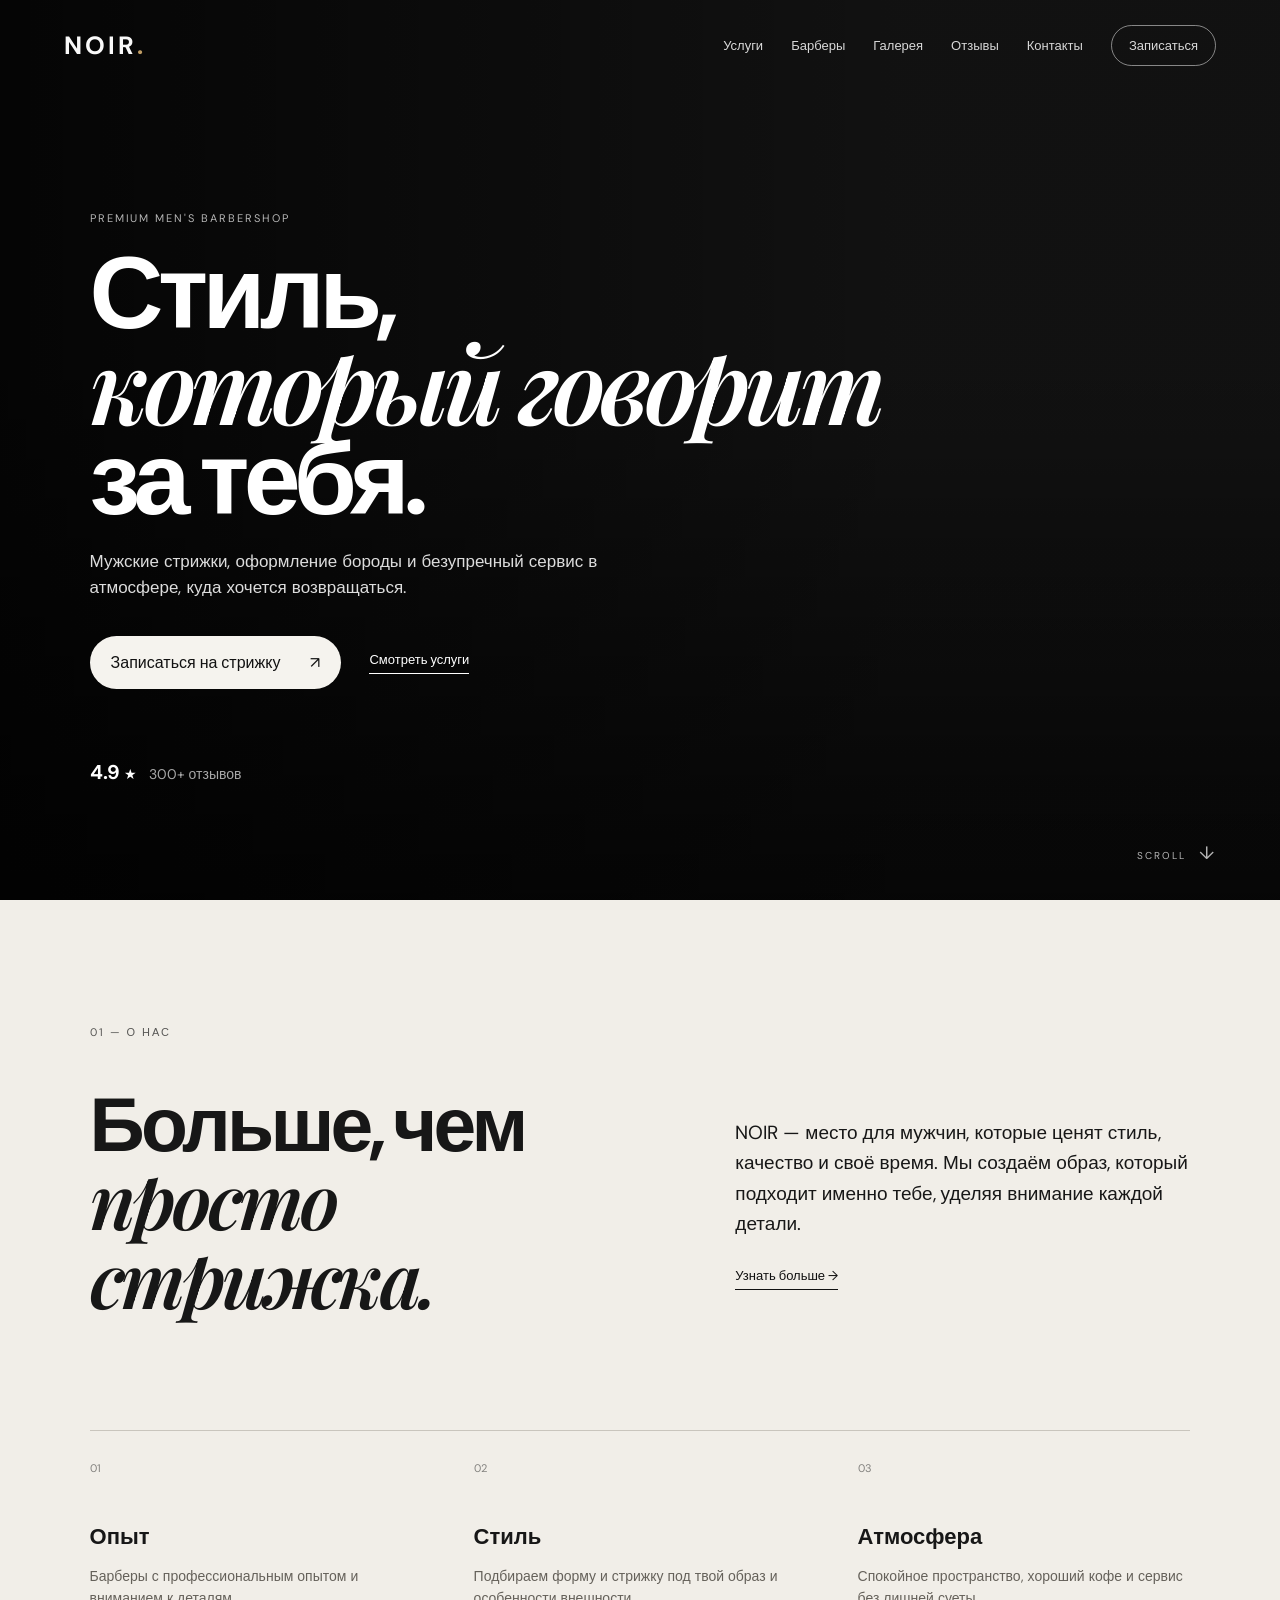
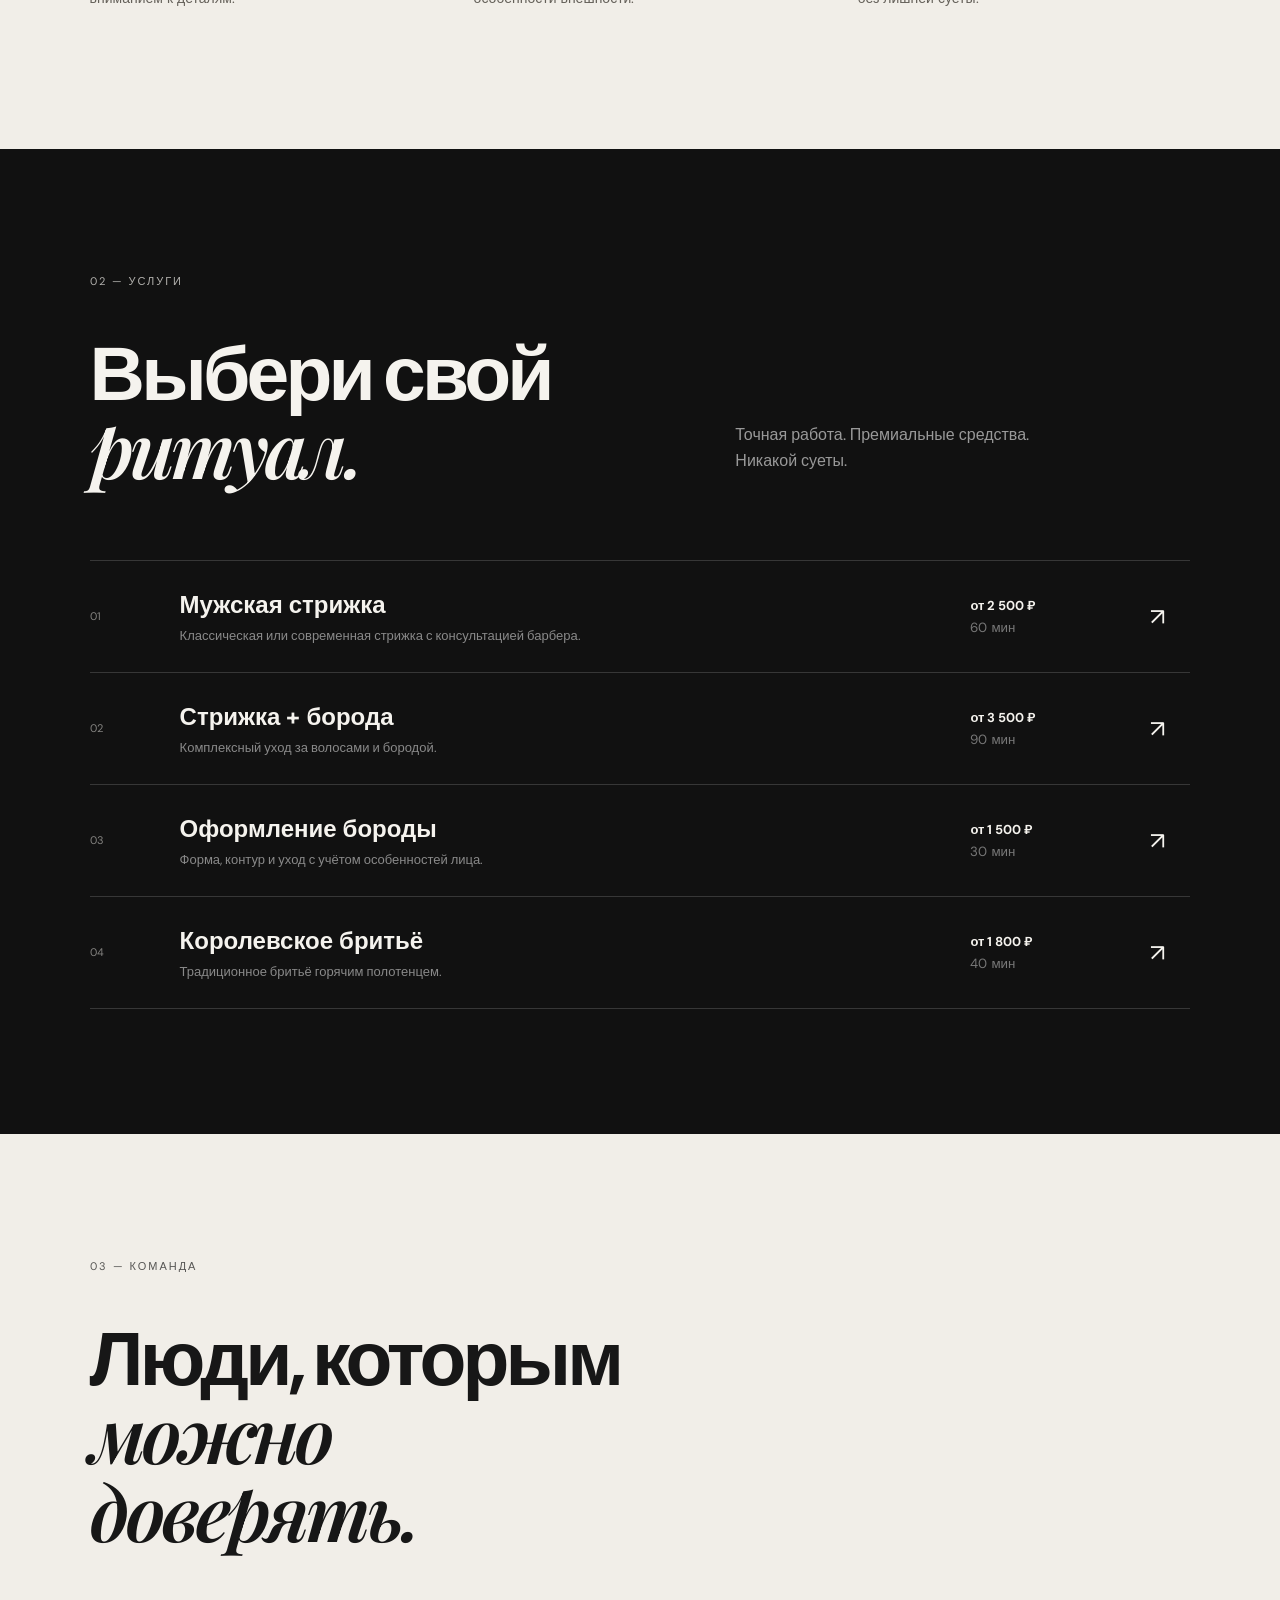
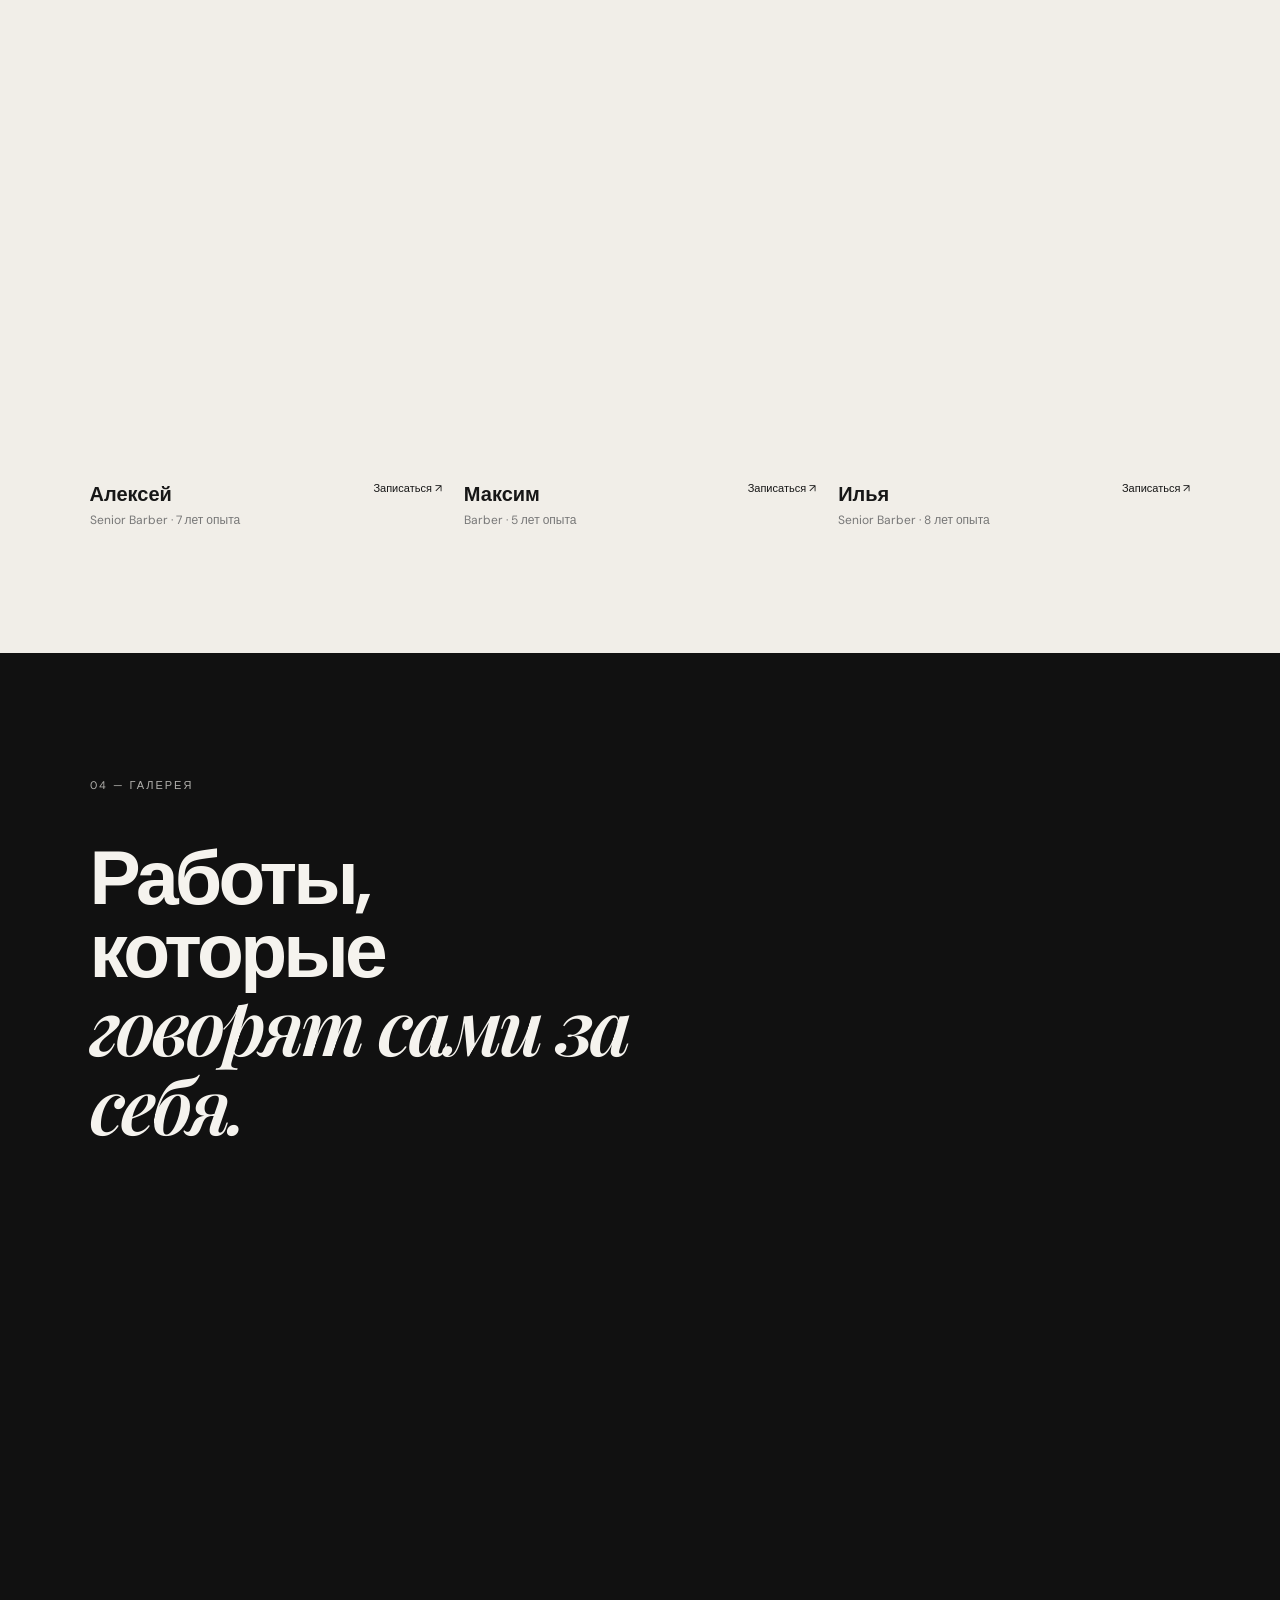
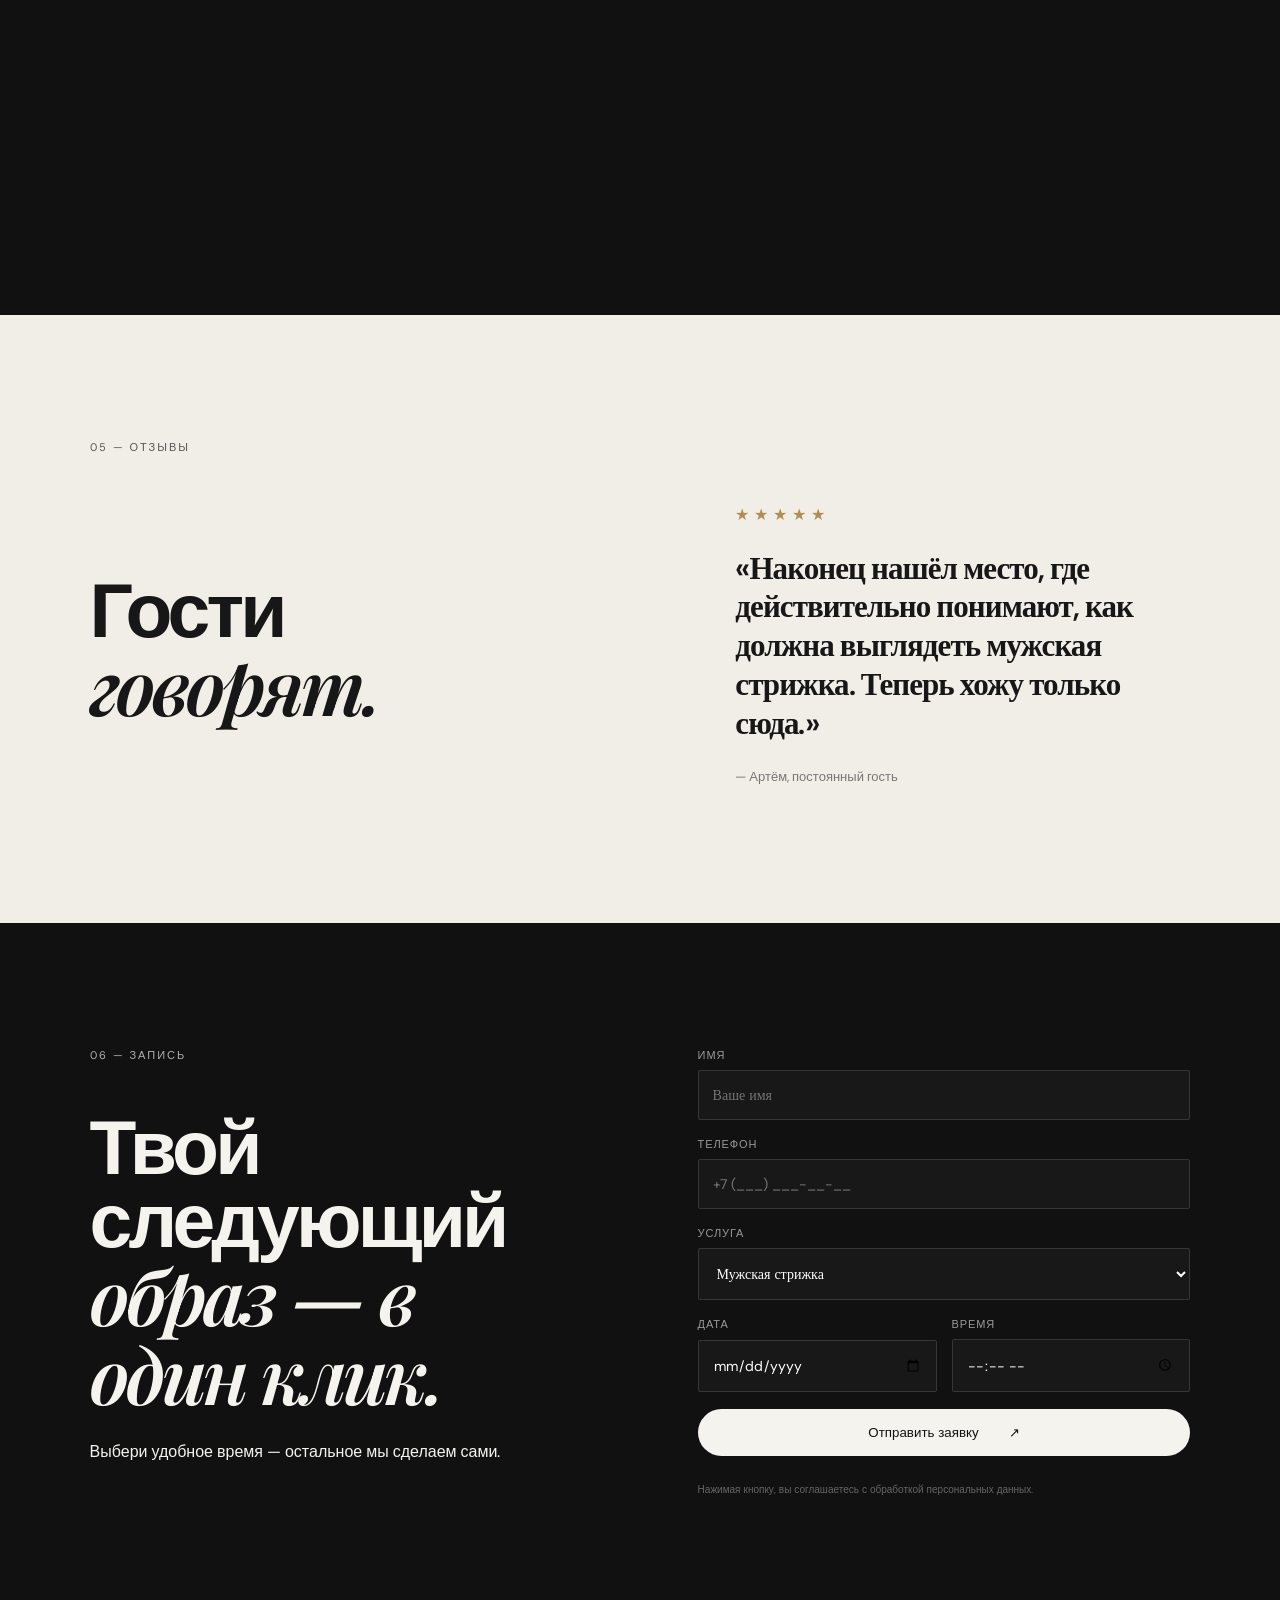
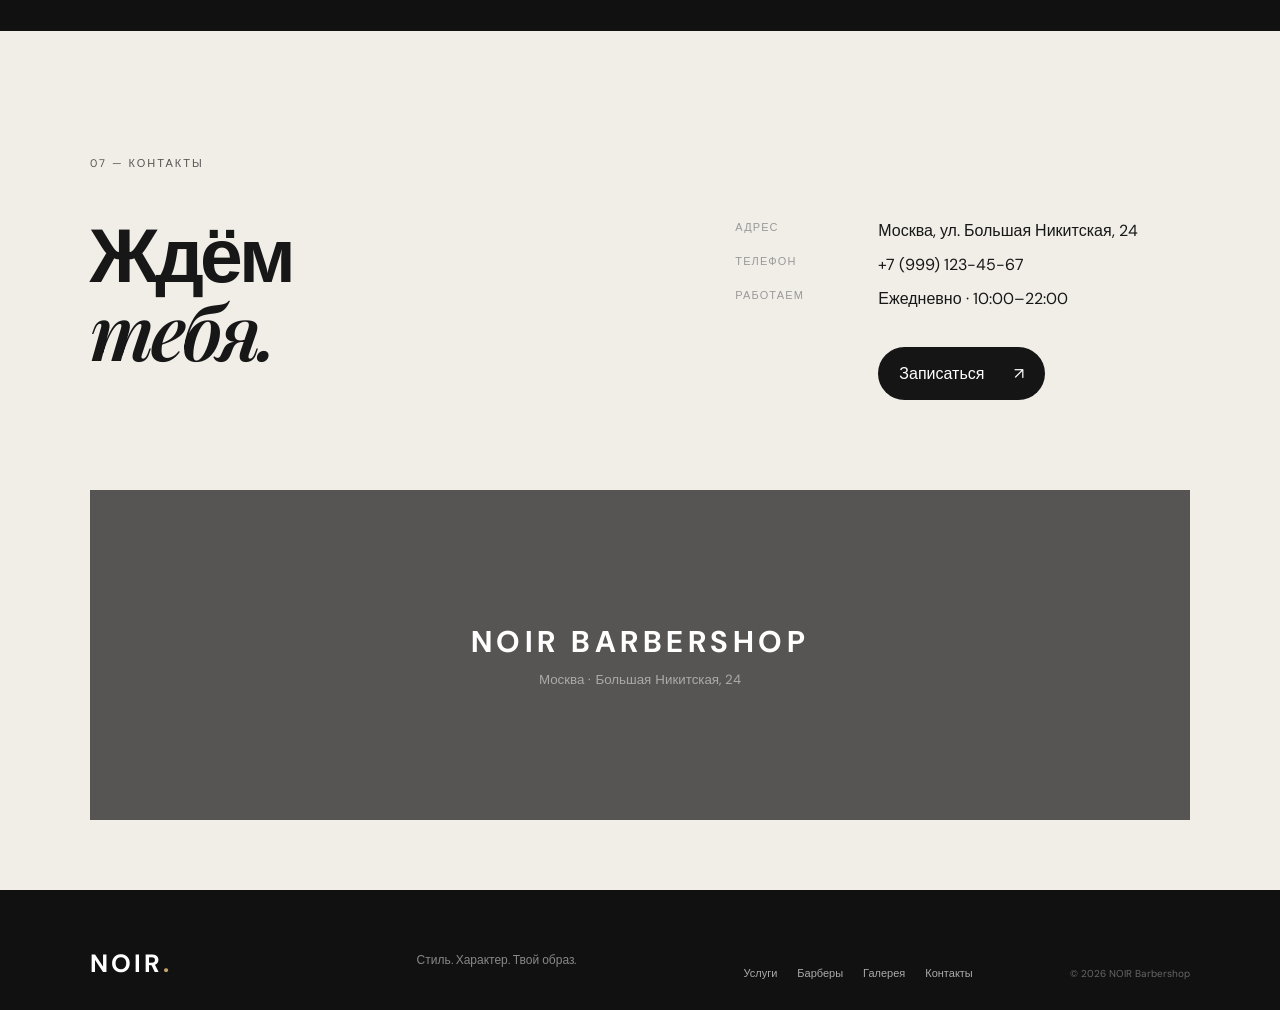
<file: index.html>
<!doctype html>
<html lang="ru">
<head>
  <meta charset="UTF-8">
  <meta name="viewport" content="width=device-width, initial-scale=1.0">
  <meta name="description" content="NOIR Barbershop — мужские стрижки, оформление бороды и премиальный сервис.">
  <title>NOIR Barbershop — Стиль. Характер. Твой образ.</title>
  <link rel="preconnect" href="https://fonts.googleapis.com">
  <link rel="preconnect" href="https://fonts.gstatic.com" crossorigin>
  <link href="https://fonts.googleapis.com/css2?family=DM+Sans:wght@400;500;600;700&family=Playfair+Display:wght@600;700&display=swap" rel="stylesheet">
  <link rel="stylesheet" href="style.css">
</head>
<body>
  <header class="header" id="header">
    <a class="logo" href="#top">NOIR<span>.</span></a>
    <nav class="nav" id="nav">
      <a href="#services">Услуги</a>
      <a href="#barbers">Барберы</a>
      <a href="#gallery">Галерея</a>
      <a href="#reviews">Отзывы</a>
      <a href="#contacts">Контакты</a>
      <a class="nav-book" href="#booking">Записаться</a>
    </nav>
    <button class="menu" id="menu" aria-label="Открыть меню"><span></span><span></span></button>
  </header>

  <main id="top">
    <section class="hero">
      <div class="hero-bg"></div>
      <div class="hero-overlay"></div>
      <div class="hero-content reveal">
        <p class="eyebrow">PREMIUM MEN'S BARBERSHOP</p>
        <h1>Стиль,<br><em>который говорит</em><br>за тебя.</h1>
        <p class="hero-text">Мужские стрижки, оформление бороды и безупречный сервис в атмосфере, куда хочется возвращаться.</p>
        <div class="actions">
          <a class="btn btn-light" href="#booking">Записаться на стрижку <span>↗</span></a>
          <a class="text-link" href="#services">Смотреть услуги</a>
        </div>
        <div class="rating"><strong>4.9</strong> ★ <span>300+ отзывов</span></div>
      </div>
      <div class="hero-scroll">SCROLL <span>↓</span></div>
    </section>

    <section class="intro section">
      <div class="section-label">01 — О нас</div>
      <div class="intro-grid">
        <div>
          <h2>Больше, чем<br><em>просто стрижка.</em></h2>
        </div>
        <div class="intro-copy">
          <p>NOIR — место для мужчин, которые ценят стиль, качество и своё время. Мы создаём образ, который подходит именно тебе, уделяя внимание каждой детали.</p>
          <a class="text-link dark" href="#booking">Узнать больше <span>→</span></a>
        </div>
      </div>
      <div class="values">
        <article><span>01</span><h3>Опыт</h3><p>Барберы с профессиональным опытом и вниманием к деталям.</p></article>
        <article><span>02</span><h3>Стиль</h3><p>Подбираем форму и стрижку под твой образ и особенности внешности.</p></article>
        <article><span>03</span><h3>Атмосфера</h3><p>Спокойное пространство, хороший кофе и сервис без лишней суеты.</p></article>
      </div>
    </section>

    <section class="services section dark-section" id="services">
      <div class="section-label">02 — Услуги</div>
      <div class="section-head"><h2>Выбери свой<br><em>ритуал.</em></h2><p>Точная работа. Премиальные средства. Никакой суеты.</p></div>
      <div class="service-list">
        <article class="service"><span class="num">01</span><div><h3>Мужская стрижка</h3><p>Классическая или современная стрижка с консультацией барбера.</p></div><div class="service-meta"><b>от 2 500 ₽</b><small>60 мин</small></div><a href="#booking">↗</a></article>
        <article class="service"><span class="num">02</span><div><h3>Стрижка + борода</h3><p>Комплексный уход за волосами и бородой.</p></div><div class="service-meta"><b>от 3 500 ₽</b><small>90 мин</small></div><a href="#booking">↗</a></article>
        <article class="service"><span class="num">03</span><div><h3>Оформление бороды</h3><p>Форма, контур и уход с учётом особенностей лица.</p></div><div class="service-meta"><b>от 1 500 ₽</b><small>30 мин</small></div><a href="#booking">↗</a></article>
        <article class="service"><span class="num">04</span><div><h3>Королевское бритьё</h3><p>Традиционное бритьё горячим полотенцем.</p></div><div class="service-meta"><b>от 1 800 ₽</b><small>40 мин</small></div><a href="#booking">↗</a></article>
      </div>
    </section>

    <section class="barbers section" id="barbers">
      <div class="section-label">03 — Команда</div>
      <div class="section-head"><h2>Люди, которым<br><em>можно доверять.</em></h2></div>
      <div class="barber-grid">
        <article class="barber"><div class="portrait p1"></div><div class="barber-info"><div><h3>Алексей</h3><p>Senior Barber · 7 лет опыта</p></div><a href="#booking">Записаться ↗</a></div></article>
        <article class="barber"><div class="portrait p2"></div><div class="barber-info"><div><h3>Максим</h3><p>Barber · 5 лет опыта</p></div><a href="#booking">Записаться ↗</a></div></article>
        <article class="barber"><div class="portrait p3"></div><div class="barber-info"><div><h3>Илья</h3><p>Senior Barber · 8 лет опыта</p></div><a href="#booking">Записаться ↗</a></div></article>
      </div>
    </section>

    <section class="gallery dark-section section" id="gallery">
      <div class="section-label">04 — Галерея</div>
      <div class="section-head"><h2>Работы, которые<br><em>говорят сами за себя.</em></h2></div>
      <div class="gallery-grid">
        <div class="gallery-item g1"></div><div class="gallery-item g2"></div><div class="gallery-item g3"></div>
        <div class="gallery-item g4"></div><div class="gallery-item g5"></div>
      </div>
    </section>

    <section class="reviews section" id="reviews">
      <div class="section-label">05 — Отзывы</div>
      <div class="review-layout">
        <h2>Гости<br><em>говорят.</em></h2>
        <div class="review-card">
          <div class="stars">★★★★★</div>
          <blockquote>«Наконец нашёл место, где действительно понимают, как должна выглядеть мужская стрижка. Теперь хожу только сюда.»</blockquote>
          <p>— Артём, постоянный гость</p>
        </div>
      </div>
    </section>

    <section class="booking section dark-section" id="booking">
      <div class="booking-grid">
        <div>
          <div class="section-label">06 — Запись</div>
          <h2>Твой следующий<br><em>образ — в один клик.</em></h2>
          <p>Выбери удобное время — остальное мы сделаем сами.</p>
        </div>
        <form id="bookingForm" class="booking-form">
          <label>Имя<input name="name" required placeholder="Ваше имя"></label>
          <label>Телефон<input name="phone" required type="tel" placeholder="+7 (___) ___-__-__"></label>
          <label>Услуга<select name="service"><option>Мужская стрижка</option><option>Стрижка + борода</option><option>Оформление бороды</option><option>Королевское бритьё</option></select></label>
          <div class="form-row"><label>Дата<input name="date" type="date" required></label><label>Время<input name="time" type="time" required></label></div>
          <button class="btn btn-light" type="submit">Отправить заявку <span>↗</span></button>
          <p class="form-note">Нажимая кнопку, вы соглашаетесь с обработкой персональных данных.</p>
          <div class="success" id="success">Заявка отправлена. Мы свяжемся с вами для подтверждения записи.</div>
        </form>
      </div>
    </section>

    <section class="contacts section" id="contacts">
      <div class="section-label">07 — Контакты</div>
      <div class="contact-grid">
        <div><h2>Ждём<br><em>тебя.</em></h2></div>
        <div class="contact-info">
          <p class="muted">Адрес</p><p>Москва, ул. Большая Никитская, 24</p>
          <p class="muted">Телефон</p><p><a href="tel:+79991234567">+7 (999) 123-45-67</a></p>
          <p class="muted">Работаем</p><p>Ежедневно · 10:00–22:00</p>
          <a class="btn btn-dark" href="#booking">Записаться <span>↗</span></a>
        </div>
      </div>
      <div class="map"><span>NOIR BARBERSHOP</span><small>Москва · Большая Никитская, 24</small></div>
    </section>
  </main>

  <footer class="footer">
    <div class="logo">NOIR<span>.</span></div>
    <p>Стиль. Характер. Твой образ.</p>
    <div class="footer-links"><a href="#services">Услуги</a><a href="#barbers">Барберы</a><a href="#gallery">Галерея</a><a href="#contacts">Контакты</a></div>
    <small>© 2026 NOIR Barbershop</small>
  </footer>
  <script src="script.js"></script>
</body>
</html>
</file>
<file: style.css>
*{box-sizing:border-box}html{scroll-behavior:smooth}body{margin:0;background:#f1eee8;color:#171717;font-family:"DM Sans",sans-serif}a{text-decoration:none;color:inherit}.header{position:fixed;top:0;left:0;right:0;z-index:20;display:flex;align-items:center;justify-content:space-between;padding:25px 5vw;color:#fff;mix-blend-mode:difference;transition:.3s}.header.scrolled{padding:15px 5vw;background:rgba(10,10,10,.88);mix-blend-mode:normal;backdrop-filter:blur(12px)}.logo{font-size:25px;font-weight:700;letter-spacing:.12em}.logo span{color:#c6a36b}.nav{display:flex;gap:28px;align-items:center;font-size:13px}.nav a{opacity:.9}.nav-book{border:1px solid rgba(255,255,255,.6);padding:11px 17px;border-radius:99px}.menu{display:none;background:none;border:0}.hero{min-height:100vh;position:relative;display:flex;align-items:flex-end;padding:9vw 7vw;color:#fff;overflow:hidden;background:#151515}.hero-bg{position:absolute;inset:0;background-image:url("https://images.unsplash.com/photo-1512690459411-b0fd36b3f3b4?auto=format&fit=crop&w=2000&q=85");background-size:cover;background-position:center;transform:scale(1.02)}.hero-overlay{position:absolute;inset:0;background:linear-gradient(90deg,rgba(0,0,0,.78),rgba(0,0,0,.18) 70%),linear-gradient(0deg,rgba(0,0,0,.65),transparent 60%)}.hero-content{position:relative;z-index:2;max-width:800px}.eyebrow,.section-label{font-size:11px;letter-spacing:.18em;text-transform:uppercase;opacity:.7}.hero h1{font-size:clamp(56px,8vw,125px);line-height:.87;letter-spacing:-.055em;margin:24px 0}.hero h1 em,h2 em{font-family:"Playfair Display",serif;font-weight:600}.hero-text{font-size:17px;line-height:1.55;max-width:520px;color:#ddd}.actions{display:flex;align-items:center;gap:28px;margin-top:35px}.btn{display:inline-flex;justify-content:center;align-items:center;gap:30px;border:0;padding:16px 21px;border-radius:99px;font:600 13px inherit;cursor:pointer}.btn-light{background:#f5f3ee;color:#111}.btn-dark{background:#151515;color:#fff}.text-link{font-size:13px;border-bottom:1px solid currentColor;padding-bottom:5px}.text-link.dark{color:#111}.rating{margin-top:70px;font-size:14px}.rating strong{font-size:20px}.rating span{margin-left:8px;opacity:.65}.hero-scroll{position:absolute;right:5vw;bottom:35px;font-size:10px;letter-spacing:.2em;opacity:.7}.hero-scroll span{font-size:18px;margin-left:8px}.section{padding:125px 7vw}.intro-grid,.section-head,.review-layout,.contact-grid{display:grid;grid-template-columns:1.1fr .9fr;gap:7vw}.section-label{margin-bottom:50px}.intro h2,.section-head h2,.review-layout h2,.contact-grid h2,.booking h2{font-size:clamp(46px,6vw,82px);line-height:.95;letter-spacing:-.05em;margin:0}.intro-copy{padding-top:10px;max-width:500px;font-size:19px;line-height:1.6}.values{display:grid;grid-template-columns:repeat(3,1fr);gap:4vw;margin-top:110px;border-top:1px solid #c9c5bd}.values article{padding-top:25px}.values span,.num{font-size:11px;opacity:.5}.values h3{font-size:22px;margin:45px 0 10px}.values p{font-size:14px;line-height:1.6;color:#65615a}.dark-section{background:#111;color:#f5f3ee}.section-head{align-items:end;margin-bottom:70px}.section-head p{max-width:350px;color:#999;line-height:1.6}.service-list{border-top:1px solid #373737}.service{display:grid;grid-template-columns:70px 1fr 160px 40px;gap:20px;align-items:center;padding:28px 0;border-bottom:1px solid #373737;transition:.3s}.service:hover{padding-left:12px}.service h3{margin:0 0 7px;font-size:24px}.service p{margin:0;color:#898989;font-size:13px}.service-meta{display:flex;flex-direction:column;gap:5px}.service-meta b{font-size:13px}.service-meta small{color:#777}.service>a{font-size:24px}.barber-grid{display:grid;grid-template-columns:repeat(3,1fr);gap:22px}.portrait{aspect-ratio:4/5;background-size:cover;background-position:center;filter:grayscale(20%)}.p1{background-image:url("https://images.unsplash.com/photo-1621605815971-fbc98d665033?auto=format&fit=crop&w=900&q=80")}.p2{background-image:url("https://images.unsplash.com/photo-1599351431202-1e0f0f9b1a47?auto=format&fit=crop&w=900&q=80")}.p3{background-image:url("https://images.unsplash.com/photo-1585747860715-2ba37e788b70?auto=format&fit=crop&w=900&q=80")}.barber-info{display:flex;justify-content:space-between;gap:15px;padding-top:17px}.barber-info h3{margin:0 0 5px;font-size:20px}.barber-info p{margin:0;color:#777;font-size:12px}.barber-info a{font-size:11px;white-space:nowrap}.gallery-grid{display:grid;grid-template-columns:1fr 1fr 1fr;grid-auto-rows:280px;gap:14px}.gallery-item{background-size:cover;background-position:center}.g1{grid-row:span 2;background-image:url("https://images.unsplash.com/photo-1503951914875-452162b0f3f1?auto=format&fit=crop&w=1000&q=85")}.g2{background-image:url("https://images.unsplash.com/photo-1622288432450-277d0fef5ed6?auto=format&fit=crop&w=1000&q=85")}.g3{background-image:url("https://images.unsplash.com/photo-1621605815971-fbc98d665033?auto=format&fit=crop&w=1000&q=85")}.g4{background-image:url("https://images.unsplash.com/photo-1521590832167-7bcbfaa6381f?auto=format&fit=crop&w=1000&q=85")}.g5{background-image:url("https://images.unsplash.com/photo-1517832207067-4db24a2ae47c?auto=format&fit=crop&w=1000&q=85")}.review-layout{align-items:center}.review-card{max-width:620px}.stars{letter-spacing:5px;color:#b08d55}.review-card blockquote{font:600 31px/1.25 "DM Sans";letter-spacing:-.03em;margin:25px 0}.review-card p{color:#777;font-size:13px}.booking-grid{display:grid;grid-template-columns:1fr 1fr;gap:9vw;align-items:start}.booking h2{margin:25px 0}.booking>div>p{color:#999;max-width:400px;line-height:1.6}.booking-form{display:grid;gap:17px}.booking-form label{display:grid;gap:8px;font-size:11px;text-transform:uppercase;letter-spacing:.08em;color:#999}.booking-form input,.booking-form select{width:100%;background:#181818;border:1px solid #363636;color:#fff;padding:15px 14px;border-radius:2px;font:14px "DM Sans";outline:none}.booking-form input:focus,.booking-form select:focus{border-color:#c6a36b}.form-row{display:grid;grid-template-columns:1fr 1fr;gap:15px}.form-note{font-size:10px;color:#666}.success{display:none;padding:15px;border:1px solid #66563d;color:#c6a36b;font-size:13px;line-height:1.5}.contacts{padding-bottom:70px}.contact-info{display:grid;grid-template-columns:130px 1fr;align-items:start;gap:13px;font-size:16px}.contact-info .muted{color:#999;font-size:11px;text-transform:uppercase;letter-spacing:.1em}.contact-info p{margin:0}.contact-info .btn{grid-column:2;width:max-content;margin-top:25px}.map{margin-top:90px;height:330px;background:linear-gradient(rgba(20,20,20,.7),rgba(20,20,20,.7)),url("https://images.unsplash.com/photo-1519501025264-65ba15a82390?auto=format&fit=crop&w=1800&q=80") center/cover;display:flex;flex-direction:column;align-items:center;justify-content:center;color:#fff}.map span{font-size:30px;font-weight:700;letter-spacing:.15em}.map small{margin-top:10px;color:#aaa}.footer{background:#111;color:#fff;padding:50px 7vw 30px;display:grid;grid-template-columns:1fr 1fr 1fr auto;align-items:end;gap:30px}.footer p{color:#888;font-size:12px}.footer-links{display:flex;gap:20px;font-size:11px;color:#aaa}.footer small{color:#666;font-size:10px}.reveal{animation:reveal .9s ease both}@keyframes reveal{from{opacity:0;transform:translateY(25px)}to{opacity:1;transform:none}}@media(max-width:800px){.header{padding:20px 6vw}.nav{position:fixed;inset:0;background:#111;display:flex;flex-direction:column;justify-content:center;align-items:flex-start;padding:15vw;gap:25px;font-size:24px;transform:translateX(100%);transition:.35s}.nav.open{transform:none}.nav-book{font-size:14px}.menu{display:block;z-index:25;width:32px;height:28px;position:relative}.menu span{display:block;width:25px;height:1px;background:#fff;position:absolute;right:0;transition:.3s}.menu span:first-child{top:9px}.menu span:last-child{top:18px}.hero{padding:0 6vw 70px;min-height:92vh}.hero h1{font-size:58px}.hero-text{font-size:15px}.actions{align-items:flex-start;flex-direction:column;gap:20px}.rating{margin-top:40px}.section{padding:85px 6vw}.intro-grid,.section-head,.review-layout,.contact-grid,.booking-grid{grid-template-columns:1fr;gap:35px}.values{grid-template-columns:1fr;margin-top:70px}.values h3{margin-top:30px}.service{grid-template-columns:35px 1fr 30px}.service-meta{display:none}.service h3{font-size:19px}.barber-grid{grid-template-columns:1fr;gap:45px}.gallery-grid{grid-template-columns:1fr 1fr;grid-auto-rows:190px}.g1{grid-row:span 2}.review-card blockquote{font-size:24px}.booking-grid{gap:60px}.contact-info{grid-template-columns:100px 1fr;font-size:14px}.map{margin-top:60px;height:240px}.map span{font-size:20px}.footer{grid-template-columns:1fr 1fr;padding:40px 6vw}.footer-links{grid-column:1/-1;flex-wrap:wrap}.footer small{grid-column:1/-1}.section-head{margin-bottom:45px}}
</file>
